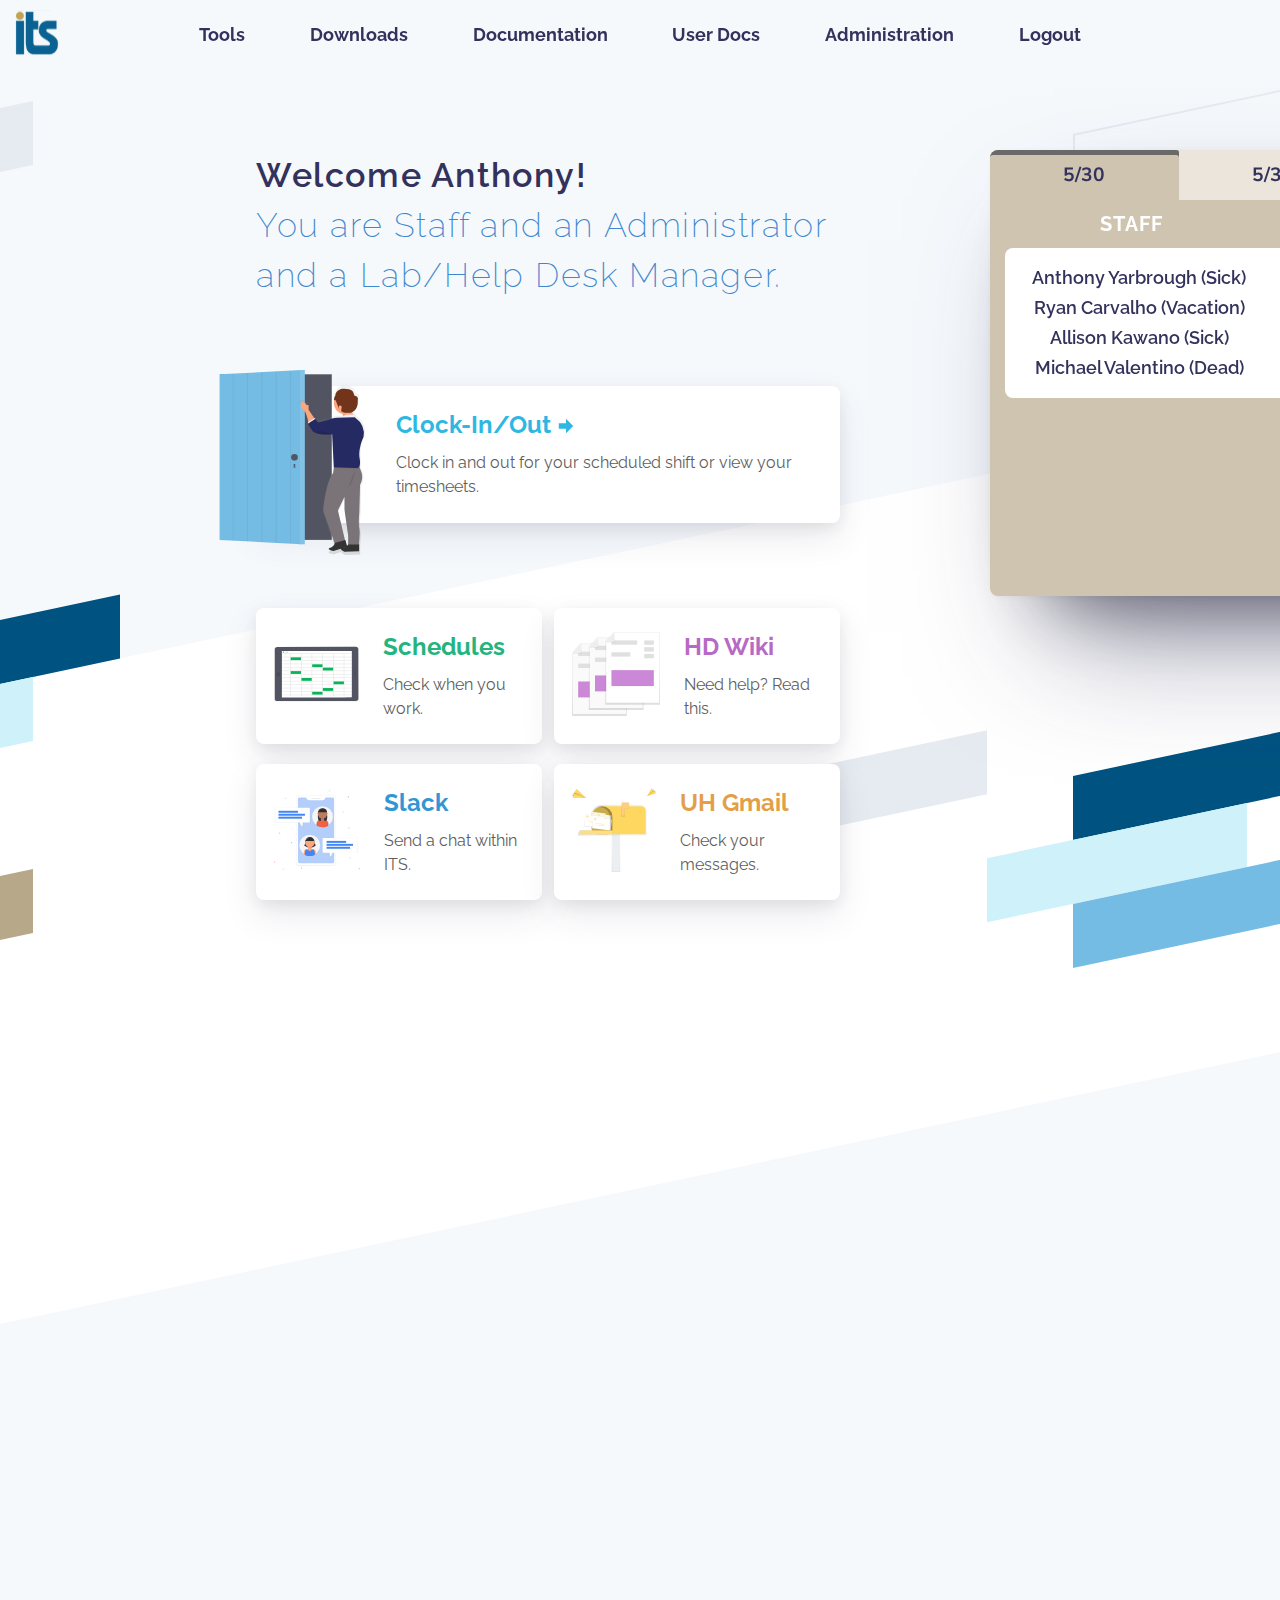
<file: main.html>
<!DOCTYPE html>
<head>
  <meta charset="utf-8">
  <meta http-equiv="X-UA-Compatible" content="IE=edge">
  <title>Information Technology Resources</title>
  <meta name="description" content="">
  <meta name="viewport" content="width=device-width, initial-scale=1">

  <link rel="stylesheet" href="css/styles.css">
  <link rel="stylesheet" href="css/dropdown.css">
  <link rel="stylesheet" href="css/main_out.css">
  <link rel="stylesheet" href="css/main_layout.css">
  <link href="https://fonts.googleapis.com/css?family=Raleway:300,400,500,600,700" rel="stylesheet">
  <link href="https://fonts.googleapis.com/css?family=Nunito+Sans:700" rel="stylesheet">

</head>

<body style="background-color: #f6f9fc;">
  <header class="cd-morph-dropdown">
    <a href="#">
      <img src="img/its.svg" id="logo">
    </a>
  
    <a href="#0" class="nav-trigger">Open Nav
      <span aria-hidden="true"></span>
    </a>
  
    <nav class="main-nav">
      <ul>
        <li class="has-dropdown" data-content="tools">
          <a href="#0">Tools</a>
        </li>
  
        <li class="has-dropdown" data-content="downloads">
          <a href="#0">Downloads</a>
        </li>
  
        <li class="has-dropdown" data-content="documentation">
          <a href="#0">Documentation</a>
        </li>
  
        <li class="has-dropdown" data-content="userdocs">
          <a href="#0">User Docs</a>
        </li>
  
        <li class="has-dropdown" data-content="administration">
          <a href="#0">Administration</a>
        </li>
  
        <li class="has-dropdown" data-content="none">
          <a href="#">Logout</a>
        </li>
      </ul>
    </nav>
  
    <div class="morph-dropdown-wrapper">
      <div class="dropdown-list">
        <ul>
          <li id="none" class="dropdown links">
            <a href="#0" class="label" id="logoutlabel">Logout</a>
  
            <div class="content">
  
            </div>
          </li>
  
          <li id="tools" class="dropdown links">
            <a href="#0" class="label">Tools</a>
  
            <div class="content">
              <div class="primarygrp" id="toollinks">
  
                <a href="#" class="linkcontainer">
                  <h3 class="linktitle linkicon titlecolor">
                    <img src="img/Slack.svg"> Slack
                  </h3>
                  <span class="linksub" style="margin-bottom: 24px;">Slide into those DMs.</span>
                </a>
  
                <a href="#" class="linkcontainer">
                  <h3 class="linktitle linkicon titlecolor">
                    <img src="img/UHIMC.svg"> UHIMC
                  </h3>
                  <span class="linksub" style="margin-bottom: 24px;">Lookup UH records (for official use only).</span>
                </a>
  
                <a href="#" class="linkcontainer">
                  <h3 class="linktitle linkicon titlecolor">
                    <img src="img/simp.svg"> SIMP
                  </h3>
                  <span class="linksub" style="margin-bottom: 24px;">Access our ticket system.</span>
                </a>
  
                <a href="#" class="linkcontainer">
                  <h3 class="linktitle linkicon titlecolor">
                    <img src="img/Gmail.svg"> UH Gmail
                  </h3>
                  <span class="linksub">Google @ UH Email service.</span>
                </a>
              </div>
  
              <div class="secondarygrp" id="toolsecondary">
                <ul>
                  <li>
                    <a href="#" class="linktitle linkicon">
                      <img src="img/Email.svg"> Email Generator
                    </a>
                  </li>
                  <li>
                    <a href="#" class="linktitle linkicon">
                      <img src="img/Rio.svg"> Dept/RIO Management
                    </a>
                  </li>
                  <li>
                    <a href="#" class="linktitle linkicon">
                      <img src="img/IP.svg"> IP/MAC Lookup
                    </a>
                  </li>
                  <li>
                    <a href="#" class="linktitle linkicon">
                      <img src="img/Software.svg"> Software Download Page
                    </a>
                  </li>
                </ul>
              </div>
            </div>
          </li>
  
          <li id="downloads" class="dropdown links">
            <a href="#0" class="label">Downloads</a>
  
            <div class="content">
              <div class="primarygrp">
                <div class="linkcontainer">
                  <h3 class="linktitle linkicon">
                    <img src="img/Downloads.svg"> Waiver Downloads
                  </h3>
                  <span class="linksub">Choose the appropriate waiver type.</span>
                </div>
                <div id="waivers">
                  <a href="#">Waiver of Liability</a>
                  <a href="#">Waiver for Disk Recovery</a>
                  <a href="#">Waiver for Drop-Offs</a>
                </div>
              </div>
              <div class="secondarygrp">
                <ul>
                  <li>
                    <a href="#" class="linktitle linkicon">
                      <img src="img/Contract.svg"> Contract for Phone Headsets
                    </a>
                  </li>
                </ul>
              </div>
            </div>
          </li>
  
          <li id="documentation" class="dropdown button">
            <a href="#0" class="label" style="color: #6772e5;">Documentation</a>
  
            <div class="content">
              <div class="primarygrp">
                <a href="#" class="linkcontainer" id="docgrp">
                  <h3 class="linktitle linkicon">
                    <svg width="17" height="17" viewBox="0 0 17 15" version="1.1" xmlns="http://www.w3.org/2000/svg" xmlns:xlink="http://www.w3.org/1999/xlink">
                      <g id="Canvas" fill="none">
                        <g id="documentation">
                          <g id="Vector">
                            <path id="vector1" d="M 0.945 2.57492e-08L 4.577 2.57492e-08C 6.744 2.57492e-08 8.5 1.007 8.5 2.832L 8.5 14.415C 7.988 14.415 7.485 14.078 7.17 13.825C 6.14 12.997 4.113 12.997 1.948 12.997L 0.945 12.997C 0.821032 12.9971 0.698252 12.9728 0.583671 12.9255C 0.469089 12.8782 0.36495 12.8088 0.277198 12.7212C 0.189447 12.6337 0.119802 12.5297 0.0722403 12.4152C 0.0246785 12.3007 0.000131252 12.178 0 12.054L 0 0.946C 0 0.424 0.423 0.002 0.945 0.002L 0.945 2.57492e-08Z"
                              fill="#87BBFD" />
                          </g>
                          <g id="Vector_2">
                            <path id="vector2" d="M 7.555 2.57492e-08L 3.923 2.57492e-08C 1.757 2.57492e-08 0 1.007 0 2.832L 0 14.415C 0.512 14.415 1.015 14.078 1.33 13.825C 2.36 12.997 4.387 12.997 6.552 12.997L 7.555 12.997C 7.67914 12.9971 7.80208 12.9728 7.91679 12.9253C 8.0315 12.8779 8.13573 12.8083 8.22351 12.7205C 8.31129 12.6327 8.38089 12.5285 8.42833 12.4138C 8.47578 12.2991 8.50013 12.1761 8.5 12.052L 8.5 0.947C 8.50013 0.822864 8.47578 0.699921 8.42833 0.585209C 8.38089 0.470496 8.31129 0.366268 8.22351 0.278491C 8.13573 0.190713 8.0315 0.12111 7.91679 0.0736658C 7.80208 0.0262217 7.67914 0.00186843 7.555 0.002L 7.555 2.57492e-08Z"
                              transform="translate(8.5 0)" fill="#6772E5" />
                          </g>
                        </g>
                      </g>
                    </svg>
                    Help Desk Wiki
                  </h3>
                  <span class="linksub">Review any Help Desk procedure.</span>
                </a>
                <div class="docArticles">
                  <ul>
                    <li>
                      <h4>Common Docs</h4>
                    </li>
                    <li>
                      <a href='#'>Phones</a>
                    </li>
                    <li>
                      <a href='#'>Attendance</a>
                    </li>
                    <li>
                      <a href='#'>Email</a>
                    </li>
                    <li>
                      <a href='#'>General Policies</a>
                    </li>
                  </ul>
                  <ul>
                    <li>
                      <h4>Popular Topics</h4>
                    </li>
                    <li>
                      <a href='#'>ID Management</a>
                    </li>
                    <li>
                      <a href='#'>File Drop</a>
                    </li>
                    <li>
                      <a href='#'>Service Window</a>
                    </li>
                    <li>
                      <a href='#'>Data Center Access</a>
                    </li>
                  </ul>
                </div>
              </div>
  
              <div class="secondarygrp">
                <ul>
                  <li>
                    <a href="#" class="linktitle linkicon">
                      <img src="img/Schedules.svg"> Schedules
                    </a>
                  </li>
                  <li>
                    <a href="#" class="linktitle linkicon">
                      <img src="img/BuildingIP.svg"> Building IP List
                    </a>
                  </li>
                  <li>
                    <a href="#" class="linktitle linkicon">
                      <img src="img/Phone.svg"> Phone Numbers &amp; Useful Info
                    </a>
                  </li>
                  <li>
                    <a href="#" class="linktitle linkicon">
                      <img src="img/Checklist.svg"> Operations Checklist
                    </a>
                  </li>
                </ul>
              </div>
            </div>
          </li>
  
          <li id="userdocs" class="dropdown button">
            <a href="#0" class="label" style="color: #e39f48;">User Docs</a>
  
            <div class="content">
              <div class="primarygrp">
                <a href="#" class="linkcontainer" id="askus">
                  <h3 class="linktitle linkicon">
                    <img src="img/AskUs.svg"> AskUs Articles
                  </h3>
                  <span class="linksub" style="margin-bottom: 24px;">A collection of instructional articles.</span>
                </a>
  
                <a href="#" class="linkcontainer" id="reps">
                  <h3 class="linktitle linkicon">
                    <img src="img/Reps.svg"> ITS Campus Reps
                  </h3>
                  <span class="linksub">Hours &amp; location of PW reset reps.</span>
                </a>
              </div>
  
              <div class="secondarygrp">
                <ul>
                  <li>
                    <a href="#" class="linktitle linkicon">
                      <img src="img/Policy.svg"> ITS Support Policy
                    </a>
                  </li>
                  <li>
                    <a href="#" class="linktitle linkicon">
                      <img src="img/Labs.svg"> ITS Labs Homepage
                    </a>
                  </li>
                  <li>
                    <a href="#" class="linktitle linkicon">
                      <img src="img/AnR.svg"> A&amp;R Representatives
                    </a>
                  </li>
                </ul>
              </div>
            </div>
          </li>
  
          <li id="administration" class="dropdown button">
            <a href="#0" class="label" style="color: #b76ac4;">Administration</a>
            <div class="content">
              <div class="primarygrp">
                <a href="#" class="linkcontainer">
                  <h3 class="linktitle linkicon admincolor">
                    <img src="img/Schedule.svg"> Schedule Management
                  </h3>
                  <span class="linksub" style="margin-bottom: 24px;">Edit &amp; view schedules/timesheets.</span>
                </a>
                <a href="#" class="linkcontainer">
                  <h3 class="linktitle linkicon admincolor">
                    <img src="img/Account.svg"> Account Management
                  </h3>
                  <span class="linksub" style="margin-bottom: 24px;">Add/Edit users to HDSupport.</span>
                </a>
                <a href="#" class="linkcontainer">
                  <h3 class="linktitle linkicon admincolor">
                    <img src="img/Matrix.svg"> Browser Recommendations
                  </h3>
                  <span class="linksub">Manage the browser matrix.</span>
                </a>
              </div>
  
              <div class="secondarygrp">
                <ul>
                  <li>
                    <a href="#" class="linktitle linkicon">
                      <img src="img/waiver.svg"> Waiver Management
                    </a>
                  </li>
                  <li>
                    <a href="#" class="linktitle linkicon">
                      <img src="img/database.svg"> PHP MyAdmin
                    </a>
                  </li>
                </ul>
              </div>
            </div>
          </li>
        </ul>
  
        <div class="bg-layer" aria-hidden="true"></div>
      </div>
      <!-- dropdown-list -->
    </div>
    <!-- morph-dropdown-wrapper -->
  </header>

  <div class="BGcontainer">
    <div id="heroBG">
      <span class="gray" id="stripe1"></span>
      <span class="lightblue" id="stripe2"></span>
      <span class="darkblue" id="stripe3"></span>
      <span class="lightblue2" id="stripe4"></span>
      <span class="darkblue" id="stripe5"></span>
      <span class="brown" id="stripe6"></span>
      <span class="lightblue2" id="stripe7"></span>
      <span class="lightblue" id="stripe8"></span>
      <span class="gray" id="stripe9"></span>
      <span class="brown" id="stripe10"></span>
      <span class="brown" id="stripe11"></span>
      <span class="grayline" id="stripe12"></span>
      <span class="gray" id="stripe13"></span>
      <span class="white" id="stripebg"></span>
    </div>
  </div>

  <div class="contain">
    <section id="namesAndRoles">
      <div id="nameandbuttons">
        <div id="ncontain">
          <h2 class="welcome-text">Welcome Anthony!
            <br>
            <span class="welcome-accent">You are Staff and an Administrator and a Lab/Help Desk Manager.</span>
          </h2>
        </div>

        
        <a class="welcome-clock" id="clockcard" href="#">
          <img src="img/login.svg" class="clocksideimg">
          <div class="bottomemphasis">Clock-In/Out
            <svg class="welcome-icon" xmlns="http://www.w3.org/2000/svg" viewBox="0 0 20 20" style="fill: #2fb7e4;">
              <path class="arrow" d="M10 7H2v6h8v5l8-8-8-8v5z" />
            </svg>
          </div>
          <span class="body-text">Clock in and out for your scheduled shift or view your timesheets.</span>
        </a>

        <div>
          <div class="welcome-row" style="margin-bottom: 20px;">
            <a class="welcome-button" href="#" style="color: #24b47e; margin-right: 12px;">
              <div class="welcome-sideimg">
                <img style="width: 100%; height: 100px;" src="img/roster.svg">
              </div>
              <div>
                <div class="bottomemphasis">Schedules</div>
                <span class="body-text">Check when you work.</span>
              </div>
            </a>

            <a class="welcome-button" href="#" style="color: #b76ac4;">
              <div class="welcome-sideimg">
                <img style="width: 100%;" src="img/wiki.svg">
              </div>
              <div>
                <div class="bottomemphasis">HD Wiki</div>
                <span class="body-text">Need help? Read this.</span>
              </div>
            </a>
          </div>
          
          <div class="welcome-row">
            <a class="welcome-button" href="#" style="color: #3396d3; margin-right: 12px;">
              <div class="welcome-sideimg">
                <img style="width: 100%;" src="img/chat.svg">
              </div>
              <div>
                <div class="bottomemphasis">Slack</div>
                <span class="body-text">Send a chat within ITS.</span>
              </div>
            </a>

            <a class="welcome-button" href="#" style="color: #e39f48;">
              <div class="welcome-sideimg">
                <img style="width: 100%;" src="img/mail.svg">
              </div>
              <div>
                <div class="bottomemphasis">UH Gmail</div>
                <span class="body-text">Check your messages.</span>
              </div>
            </a>
          </div>
        </div>
        
      </div>
      <div class="wcardcontainer">
        <div class="welcome-card">
          <div class="cd-tabs js-cd-tabs">
            <nav>
              <ul class="cd-tabs__navigation js-cd-navigation">
                <li>
                  <a data-content="today" class="cd-selected numbers" href="#0">5/30</a>
                </li>
                <li>
                  <a data-content="tomorrow" href="#0" class="numbers">5/31</a>
                </li>
                <li>
                  <a data-content="more" href="#0" class="numbers">6/1</a>
                </li>
              </ul>
            </nav>

            <div class="welcome-sideheading">
              <h6 id="staffout">Staff</h6>
              <h6 id="studentsout">Students</h6>
            </div>
          
            <ul class="cd-tabs__content js-cd-content">
              <li data-content="today" class="cd-selected welcome-sidetext">
                <div id="staffout">
                  <div>Anthony Yarbrough (Sick)</div>
                  <div>Ryan Carvalho (Vacation)</div>
                  <div>Allison Kawano (Sick)</div>
                  <div>Michael Valentino (Dead)</div>
                </div>

                <div id="studentsout">
                  <div>Sam Rasay (Sick)</div>
                  <div>Rylan Bautista (Sick)</div>
                  <div>Damien Lim (Failed 311)</div>
                </div>
              </li>
          
              <li data-content="tomorrow" class="welcome-sidetext">
                Lorem ipsum dolor sit amet, consectetur adipisicing elit. Non a voluptatibus, ex odit totam cumque nihil eos asperiores
                ea, labore rerum. Doloribus tenetur quae impedit adipisci, laborum dolorum eaque ratione quaerat, eos dicta consequuntur
                atque ex facere voluptate cupiditate incidunt.
              </li>

              <li data-content="more" class="welcome-sidetext">
                Lorem ipsum dolor sit amet, consectetur adipisicing elit. Non a voluptatibus, ex odit totam cumque nihil eos asperiores ea,
                labore rerum. Doloribus tenetur quae impedit adipisci, laborum dolorum eaque ratione quaerat, eos dicta consequuntur atque
                ex facere voluptate cupiditate incidunt.
              </li>
            </ul>
          </div>
        </div>
      </div>
    </section>
  </div>

  <script type="text/javascript" src="js/jquery-3.3.1.min.js"></script>
  <script type="text/javascript" src="js/dropdown.js"></script>
  <script type="text/javascript" src="js/main_out.js"></script>
  <script type="text/javascript" src="js/misc.js"></script>

</body>
</file>
<file: css/styles.css>
*, ::after, ::before {
    box-sizing: inherit;
}

header {
  z-index: 2;
}

form {
  display: contents;
  margin: 0;
}

body {
  margin: 0;
  text-rendering: optimizeLegibility;
  -webkit-font-smoothing: antialiased;
  -moz-osx-font-smoothing: grayscale;
  font-feature-settings: "pnum";
  font-variant-numeric: proportional-nums;
  font-family: 'Raleway', 'Nunito Sans', sans-serif;
  background-color: hsl(0, 0%, 93%);
  overflow-x: hidden;
}

a {
  text-decoration: none;
}

h1, h2, h3, h4, h5, h6 {
  margin: 0;
}

p {
  margin: 0px 0px 12px 0px;
}

textarea {
  font-family: inherit;
  border:  none;
  outline: none;
  resize: none;
  padding: 7px 20px 7px 13px;
  font-weight: 400;
  font-size: 13px;
  line-height: 18px;
  background-color: #f1f3f6;
  color: #32325d;
  border-radius: 4px;
    -webkit-transition: background-color .1s ease-in,color .1s ease-in;
  transition: background-color .1s ease-in,color .1s ease-in;
  height: 100px;
  width: 400px;
}

textarea:focus {
  background-color: transparent;
  color: #4d4e6d!important;
  box-shadow: 0 0 0 1px #e4effa;
}

input[type="text"] {
  font-family: inherit;
  font-weight: 400;
  border: none;
  outline: none;
  width: 100%;
  border-radius: 15px;
  padding: 10px;
  font-size: 14px;
  background-color: #f1f3f6;
  color: #323325;
  -webkit-transition: background-color .1s ease-in,color .1s ease-in;
  transition: background-color .1s ease-in,color .1s ease-in;
  height: 30px;
}

input[type="text"]:focus {
  background-color: transparent;
  color: #4d4e6d!important;
  box-shadow: 0 0 0 1px #e4effa;
}

input[type="submit"] {
  border: none;
  cursor: pointer;
}

select {
  border: 1px solid #eee;
  width: 100%;
  color: #111;
  font-family: inherit;
  font-weight: 400;
  padding: 15px;
  margin-bottom: 12px;
  border-radius: 30px;
  background-color: #f1f3f6;
  outline: 0;
  background-image: url("../img/select.svg");
  background-repeat: no-repeat;
  background-position: 95%;
  background-size: .8em;
  -moz-appearance: none;
  -webkit-appearance: none;
}

table {
  background-color: #fff;
  border-spacing: 0;
  border-radius: 6px;
  box-shadow: 0 15px 35px rgba(50,50,93,.1), 0 5px 15px rgba(0,0,0,.07);
}

th {
  font-weight: 600;;
  text-align: left;
  color: #fff;
  text-transform: uppercase;
  font-size: 16px;
  padding: 15px;
  border-bottom: 1px solid #e6e6e6;
  background-color: #39a7c9;
}

td {
  padding: 15px;
  border-bottom: 1px solid #e6e6e6;
  color: #525f7f;
  font-size: 16px;
  font-weight: 500;
}

[type="checkbox"]:checked, [type="checkbox"]:not(:checked) {
    position: absolute;
    visibility: hidden;
}

[type="checkbox"], [type="radio"] {
    -webkit-box-sizing: border-box;
    box-sizing: border-box;
    padding: 0;
}

[type="checkbox"] + label {
    position: relative;
    padding-left: 2em;
    cursor: pointer;
    display: inline-block;
    height: 25px;
    line-height: 25px;
    font-size: .9em;
    margin-right: 12px;
    -webkit-user-select: none;
    -moz-user-select: none;
    -khtml-user-select: none;
    -ms-user-select: none;
}

[type="checkbox"] + label::before {
    content: "";
    position: absolute;
    top: 0;
    left: 3px;
    width: 15px;
    height: 15px;
    z-index: 0;
    border: 1px solid #666;
    border-radius: 1px;
    margin-top: 4px;
    -webkit-transition: .2s;
    transition: .2s;
}

[type="checkbox"]:checked + label::before {
    top: -8px;
    left: -2px;
    width: 10px;
    height: 18px;
    border-top: 2px solid transparent;
    border-left: 2px solid transparent;
    border-right: 2px solid #06d19c;
    border-bottom: 2px solid #06d19c;
    -webkit-transform: rotate(40deg);
    -ms-transform: rotate(40deg);
    transform: rotate(40deg);
    -webkit-backface-visibility: hidden;
    backface-visibility: hidden;
    -webkit-transform-origin: 100% 100%;
    -ms-transform-origin: 100% 100%;
    transform-origin: 100% 100%;
}

label {
  display: block;
  text-align: left;
}

ul, ol {
  margin: 0;
  padding: 0;
  list-style: none;
}

.listicon {
  margin-bottom: 12px;
  position: relative;
  padding-left: 2em;
  font-size: 16px;
}

.listicon:before {
  content: ' ';
  width: 20px;
  height: 20px;
  top: 0;
  left: 0;
  position: absolute;
  background: url('../img/checkmark-outline.svg')
}

.muted-text {
  line-height: 1;
  font-weight: 300;
  font-size: 13px;
  color: hsl(0, 0%, 37%)
}

.body-text {
  color: hsl(0, 0%, 37%);
  font-size: 16px;
  font-weight: 400;
  line-height: 1.5;
}

.title-text {
  color: #222;
  font-weight: 600;
  font-size: 36px;
  text-transform: uppercase;
  letter-spacing: .15rem;
}

.welcome-text {
  color: #32325d;
  font-weight: 600;
  font-size: 34px;
  letter-spacing: .1rem;
  line-height: 50px;
}

.welcome-accent {
  color: #3e87cf;
  font-weight: 200;
}

.welcome-card {
  background: #cec4b0;
  border-radius: 8px;
  overflow: hidden;
  width: 566px;
  height: 446px;
  box-shadow: 0 15px 35px rgba(50,50,93,.1),0 5px 15px rgba(0,0,0,.07);
  transform-origin: top center;
}

@media (min-width: 880px) {
  .welcome-card {
    box-shadow: 1px 1px 5px 0 rgba(26,26,67,.05),39px 62.5px 125px -25px rgba(50,50,93,.5),23.4px 37.5px 75px -37.5px rgba(0,0,0,.6);
    transform: scale(1) translateX(150px) translateY(0) perspective(3190px) rotateY(0deg) rotateX(0deg) rotate(0deg);
  }


.welcome-sidetext {
  color: #32325d;
  font-weight: 600;
  font-size: 18px;
  line-height: 30px;
}

.welcome-sideheading {
  display: flex;
  color: #fff;
  font-size: 30px;
  justify-content: space-between;
  padding: 12px 0;
  text-transform: uppercase;
  letter-spacing: .04em;
}

.welcome-button {
  display: flex;
  transition: .2s;
  background-color: #fff;
  padding: 18px;
  box-shadow: 0 15px 35px rgba(50,50,93,.1), 0 5px 15px rgba(0,0,0,.07);
  border-radius: 8px;
  overflow: hidden;
  color: #6772e5;
  align-items: center;
  height: 100px;
  width: 250px;
}

.welcome-button:hover {
  transform: translateY(-2px);
  color: #32325d !important;
  box-shadow: 0 18px 35px rgba(50,50,93,.1),0 8px 15px rgba(0,0,0,.07);
}

.welcome-button:active {
  transform: translateY(2px);
}

.welcome-sideimg {
  width: 100px;
  margin-right: 24px;
}

.card {
  background-color:  #fff;
  padding: 30px;
  box-shadow: 0 15px 35px rgba(50,50,93,.1), 0 5px 15px rgba(0,0,0,.07);
  border-radius: 4px;
}

.footercard {
  background-color:  #fff;
  padding: 40px 40px 40px 120px;
  box-shadow: 0 15px 35px rgba(50,50,93,.1), 0 5px 15px rgba(0,0,0,.07);
  border-radius: 4px;
}

.top-stripe {
    border-top: 6px solid #408AF8;
}

.clockicon {
  width: 48px;
}

.numbers {
  font-family: 'Nunito Sans', sans-serif;
}

.commonButton {
  white-space: nowrap;
  display: inline-block;
  height: 40px;
  line-height: 40px;
  padding: 0 14px;
  box-shadow: 0 4px 6px rgba(50,50,93,.11), 0 1px 3px rgba(0,0,0,.08);
  background: #fff;
  border-radius: 4px;
  font-size: 15px;
  font-weight: 700;
  text-transform: uppercase;
  letter-spacing: .13em;
  color: #6772e5;
  text-decoration: none;
  transition: all .15s ease;
  text-shadow: 0 2px 3px rgba(0,0,0,.15);
}

.commonButton:hover {
  transform: translateY(-1px);
  box-shadow: 0 7px 14px rgba(50,50,93,.1), 0 3px 6px rgba(0,0,0,.08);
}

.commonButton:active {
  transform: translateY(1px);
}

.clockimg {
  width: 250px;
}

.clocktime {
  width: 18px;
}

.sideheading {
  font-weight: bolder;
  font-size: 19px;
  letter-spacing: .12rem;
  text-transform: uppercase;
  margin-top: 12px;
  border-bottom: 1px solid #d2d1d1cc;
  padding-bottom: 30px;
  font-family: Roboto;
}

.sideicon {
  width: 24px;
}

.white-text {
  color: #fff;
  text-shadow: 0 1px 2px rgba(0, 0, 0, 0.20);
}

.sideEmphasis {
  margin-bottom: 12px;
  font-size: 16px;
  font-weight: 600;
  font-style: italic;
}

.sidestamp {
  text-align: center;
  font-size: 14px;
}

.commenttext {
  font-size: 13px;
}

.bottomemphasis {
  font-size: 24px;
  font-weight: bold;
  margin-bottom: 12px;
}

.bottomsubheading {
  margin-bottom: 12px;
  font-size: 16px;
  font-style: italic;
}

.commentsubheading {
  font-size: 15px;
  font-weight: 300;
  margin-bottom: 12px;
}

.commentsubheading > b {
  font-weight: 700;
}

.bottommuted {
  color: hsl(0, 0%, 42%);
  font-weight: 300;
  font-size: 14px;
}

.bottomexample {
  font-size: 16px;
  margin-bottom: 12px;
  position: relative;
  padding-left: 2em;
  font-style: italic;
}

.bottomexample::before {
  content: ' ';
  width: 20px;
  height: 20px;
  top: 4px;
  left: 0;
  position: absolute;
  background: url('../img/arrow-outline-right.svg')
}

.section-title {
  font-size: 34px;
  font-weight: 500;
  color: #32325d;
  margin-top: 24px;
  letter-spacing: .1rem;
  margin-bottom: 24px;
}

.sidecardimg {
  width: 130px;
  height: 130px;
  position: absolute;
  left: -30px;
}

.verticalradio {
  display: block;
}

#timesheetinfo {
  max-width: 1160px;
}

#clockinButton {
  color: #fff;
  background: linear-gradient(180deg, #f5515f 0%,#A1051D 100%);
}

#clockoutButton {
  color: #fff;
  background: linear-gradient(180deg, #3ecf8e 0%,#1a965f 100%);
}

#clockedin {
  color: #24b47e;
}

#clockedout {
  color: #c81a1a;
}

#comment {
 font-style: italic;
}

#commentbold {
  color: #1770f4;
  font-size: 16px;
}

#timestamp {
  color: #5a77f3;
}

#sideclock {
  background:linear-gradient(135deg, #44609e 0%,#3192bb 100%);
  border-radius: 0px 4px 4px 0px;
}

#sideclock > div:nth-child(1) {
  text-align: center;
}

#mainclock {
  border-radius: 4px 0px 0px 4px;
}

#timestamptext {
  text-align: center;
}

#sidecomments {
  border-top: 1px solid #d2d1d1cc;
  padding-top: 30px;
}

#sidecomments div:nth-child(1) {
  text-align: center;
}

#belowcomments > img:nth-child(1) {
  width: 275px;
}

#commentexamples >img:nth-child(2) {
  width: 275px;
}

#reprimand {
  position: relative;
  padding-left: 2em;
  margin-top: 18px;
  line-height: 1.5;
}

#reprimand::before {
  content: ' ';
  width: 20px;
  height: 20px;
  top: 0;
  left: 0;
  position: absolute;
  background: url('../img/exclamation-outline.svg');
}

#falsify {
  line-height: 1.5;
  margin-top: 12px;
  padding-left: 2em;
}

#commentxborder {
  border-bottom: 3px solid #f6f9fc;
}

#commentyborder {
  border-left: 3px solid #f6f9fc;
}

#timesheetheading {
  color: #2fb7e4;
}

#printableheading {
  color: #b76ac4;
}

#showbutton {
  text-align: center;
  color: #fff;
  background:linear-gradient(180deg, #0fd2f4 0%,#099be6 100%);
}

#printbutton {
  text-align: center;
  color: #fff;
  background: linear-gradient(180deg,#fca7e2 0%, #ed79ca 100%);           
}

#printinput {
  margin-bottom: 12px;
  width: 50%;
}

#logo {
  width: 50px;
  height: 50px;
  position: absolute;
  top: 8px;
  left: 12px;
}

.tippy-tooltip.warning-theme {
  background-color: #fff;
  border: 1px solid #ffa27b;
  border-radius: 4px;
  padding: 10px;
  box-shadow: 0 2px 4px rgba(0,0,0,.18);

  color: hsl(0, 0%, 37%);
  font-size: 13px;
  font-weight: 500;
  line-height: 1.5;
  text-align: left;
}

.tippy-tooltip.warning-theme .tippy-content {
  display: flex;
}

#warningicon {
  align-self: flex-start;
  width: 20px;
  height: 20px;
  margin-right: 9px;
}

.tippy-tooltip.warning-theme .tippy-backdrop {
  background-color: transparent;
}
</file>
<file: css/dropdown.css>
/* -------------------------------- 
 Header
-------------------------------- */
.cd-morph-dropdown {
  position: relative;
  height: 60px;
}
.cd-morph-dropdown::before {
  /* never visible - used in JS to check mq */
  content: 'mobile';
  display: none;
}
.cd-morph-dropdown .nav-trigger {
  /* menu icon - visible on small screens only */
  position: absolute;
  top: 0;
  right: 0;
  height: 60px;
  width: 60px;
  /* replace text with icon */
  overflow: hidden;
  text-indent: 100%;
  white-space: nowrap;
  color: transparent;
}
.cd-morph-dropdown .nav-trigger span, .cd-morph-dropdown .nav-trigger span::after, .cd-morph-dropdown .nav-trigger span::before {
  /* these are the 3 lines of the menu icon */
  position: absolute;
  background-color: #1A1A1A;
  height: 3px;
  width: 26px;
}
.cd-morph-dropdown .nav-trigger span {
  left: 50%;
  top: 50%;
  bottom: auto;
  right: auto;
  -webkit-transform: translateX(-50%) translateY(-50%);
      -ms-transform: translateX(-50%) translateY(-50%);
          transform: translateX(-50%) translateY(-50%);
  -webkit-transition: background-color .3s;
  transition: background-color .3s;
}
.cd-morph-dropdown .nav-trigger span::after, .cd-morph-dropdown .nav-trigger span::before {
  content: '';
  left: 0;
  -webkit-transition: -webkit-transform .3s;
  transition: -webkit-transform .3s;
  transition: transform .3s;
  transition: transform .3s, -webkit-transform .3s;
}
.cd-morph-dropdown .nav-trigger span::before {
  -webkit-transform: translateY(-9px);
      -ms-transform: translateY(-9px);
          transform: translateY(-9px);
}
.cd-morph-dropdown .nav-trigger span::after {
  -webkit-transform: translateY(9px);
      -ms-transform: translateY(9px);
          transform: translateY(9px);
}
.cd-morph-dropdown.nav-open .nav-trigger span {
  background-color: transparent;
}
.cd-morph-dropdown.nav-open .nav-trigger span::before {
  -webkit-transform: rotate(45deg);
      -ms-transform: rotate(45deg);
          transform: rotate(45deg);
}
.cd-morph-dropdown.nav-open .nav-trigger span::after {
  -webkit-transform: rotate(-45deg);
      -ms-transform: rotate(-45deg);
          transform: rotate(-45deg);
}
.cd-morph-dropdown .main-nav {
  display: none;
}
.cd-morph-dropdown .morph-dropdown-wrapper {
  display: none;
  position: absolute;
  top: 60px;
  left: 0;
  width: 100%;
  padding-top: 12px;
  box-shadow: inset 0 1px 0 #e6e6e6;
  background-color: #FFFFFF;
}
.cd-morph-dropdown.nav-open .morph-dropdown-wrapper {
  display: block;
}
.cd-morph-dropdown .dropdown-list > ul > li {
  margin-bottom: 3.3em;
}
.cd-morph-dropdown .label {
  display: block;
  font-size: 22px;
  color: #1A1A1A;
  margin-bottom: .8em;
  margin-left: 6px;
}
.cd-morph-dropdown .content li::after {
  clear: both;
  content: "";
  display: block;
}
.cd-morph-dropdown .gallery .content li {
  margin-bottom: 1.4em;
}
.cd-morph-dropdown .gallery .content a {
  display: block;
}
.cd-morph-dropdown .gallery .content a::before {
  /* icon on the left */
  content: '';
  display: inline-block;
  float: left;
  height: 54px;
  width: 54px;
  margin-right: .6em;
  background: blue;
  border-radius: 50%;
  -webkit-transition: background .2s;
  transition: background .2s;
}
.cd-morph-dropdown .gallery .content a span, .cd-morph-dropdown .gallery .content a em {
  display: block;
  line-height: 1.2;
}
.cd-morph-dropdown .gallery .content a em {
  font-size: 18px;
  padding: .4em 0 .2em;
  color: #1A1A1A;
}
.cd-morph-dropdown .gallery .content a span {
  font-size: 14px;
  color: #a6a6a6;
}
.cd-morph-dropdown .gallery .content a:hover::before {
  background-color: #1A1A1A;
}
.cd-morph-dropdown .links .content > ul > li {
  margin-top: 1em;
}

.cd-morph-dropdown .content h2 {
  color: #a6a6a6;
  text-transform: uppercase;
  font-weight: bold;
  font-size: 1.3rem;
  margin: 20px 0 10px 14px;
}

.cd-morph-dropdown .main-nav > ul > li > a {
  padding: 0 1.8em;
}

@media (max-width: 1200px) {
  .cd-morph-dropdown .main-nav > ul > li > a {
  padding: 0 .6em;
}
}
@media only screen and (min-width: 955px) {
  .cd-morph-dropdown {
    position: absolute;
    height: 80px;
    left: 0;
    top: 0;
    width: 100%;
    padding: 0;
    text-align: center;
    background-color: transparent;
    z-index: 2;
  }
  .cd-morph-dropdown::before {
    content: 'desktop';
  }
  .cd-morph-dropdown .nav-trigger {
    display: none;
  }
  .cd-morph-dropdown .main-nav {
    display: inline-block;
  }
  .cd-morph-dropdown .main-nav > ul > li {
    display: inline-block;
    float: left;
  }

/* Dropdown header text */
  .cd-morph-dropdown .main-nav > ul > li > a {
    display: block;
    height: 70px;
    line-height: 70px;
    color: #32325d;
    font-size: 18px;
    font-weight: bold;
    transition: opacity .2s;
  }

  .cd-morph-dropdown.is-dropdown-visible .main-nav > ul > li > a {
    /* main navigation hover effect - on hover, reduce opacity of elements not hovered over */
    opacity: .4;
  }
  .cd-morph-dropdown.is-dropdown-visible .main-nav > ul > li.active > a {
    opacity: 1;
  }
  .cd-morph-dropdown .morph-dropdown-wrapper {
    /* dropdown wrapper - used to create the slide up/slide down effect when dropdown is revealed/hidden */
    display: block;
    top: 58px;
    /* overwrite mobile style */
    width: auto;
    padding: 0;
    box-shadow: none;
    background-color: transparent;
    /* Force Hardware acceleration */
    -webkit-transform: translateZ(0);
            transform: translateZ(0);
    will-change: transform;
    -webkit-transform: translateY(20px);
        -ms-transform: translateY(20px);
            transform: translateY(20px);
    -webkit-transition: -webkit-transform .3s;
    transition: -webkit-transform .3s;
    transition: transform .3s;
    transition: transform .3s, -webkit-transform .3s;
  }
  .cd-morph-dropdown.is-dropdown-visible .morph-dropdown-wrapper {
    -webkit-transform: translateY(0);
        -ms-transform: translateY(0);
            transform: translateY(0);
  }
  .cd-morph-dropdown .dropdown-list {
    position: absolute;
    top: 0;
    left: 0;
    visibility: hidden;
    -webkit-transform: translateZ(0);
            transform: translateZ(0);
    will-change: transform, width, height;
    -webkit-transition: visibility .3s;
    transition: visibility .3s;
    box-shadow: 0 10px 20px rgba(0, 0, 0, 0.08);
  }
  .no-csstransitions .cd-morph-dropdown .dropdown-list {
    display: none;
  }
  .cd-morph-dropdown .dropdown-list::before {
    /* dropdown top triangle */
    content: '';
    position: absolute;
    bottom: 100%;
    left: 50%;
    right: auto;
    -webkit-transform: translateX(-50%);
        -ms-transform: translateX(-50%);
            transform: translateX(-50%);
    height: 0;
    width: 0;
    border: 8px solid transparent;
    border-bottom-color: #FFFFFF;
    opacity: 0;
    -webkit-transition: opacity .3s;
    transition: opacity .3s;
  }
  .cd-morph-dropdown .dropdown-list > ul {
    position: relative;
    z-index: 1;
    height: 100%;
    width: 100%;
    overflow: hidden;
  }
  .cd-morph-dropdown.is-dropdown-visible .dropdown-list {
    visibility: visible;
    -webkit-transition: width .3s, height .3s, -webkit-transform .3s;
    transition: width .3s, height .3s, -webkit-transform .3s;
    transition: transform .3s, width .3s, height .3s;
    transition: transform .3s, width .3s, height .3s, -webkit-transform .3s;
  }
  .cd-morph-dropdown.is-dropdown-visible .dropdown-list::before {
    opacity: 1;
  }
  .cd-morph-dropdown .dropdown {
    position: absolute;
    left: 0;
    top: 0;
    opacity: 0;
    visibility: hidden;
    width: 100%;
    -webkit-transition: opacity .3s, visibility .3s;
    transition: opacity .3s, visibility .3s;
  }
  .cd-morph-dropdown .dropdown.active {
    opacity: 1;
    visibility: visible;
  }
  .cd-morph-dropdown .dropdown.move-left .content {
    -webkit-transform: translateX(-100px);
        -ms-transform: translateX(-100px);
            transform: translateX(-100px);
  }
  .cd-morph-dropdown .dropdown.move-right .content {
    -webkit-transform: translateX(100px);
        -ms-transform: translateX(100px);
            transform: translateX(100px);
  }
  .cd-morph-dropdown .label {
    /* hide the label on bigger devices */
    display: none;
  }
  .cd-morph-dropdown .content {
    -webkit-transition: -webkit-transform .3s;
    transition: -webkit-transform .3s;
    transition: transform .3s;
    transition: transform .3s, -webkit-transform .3s;
    text-align: left;
  }
  .cd-morph-dropdown .content > ul::after {
    clear: both;
    content: "";
    display: block;
  }
  .cd-morph-dropdown .content > ul > li {
    width: 100%;
    float: left;
    margin-top: 0;
  }
  .cd-morph-dropdown .content > ul > li:nth-of-type(2n) {
    margin-right: 0;
  }
  .cd-morph-dropdown .gallery .content {
    /* you need to set a width for the .content elements because they have a position absolute */
    width: 510px;
    padding-bottom: .8em;
  }
  .cd-morph-dropdown .gallery .content li {
    margin-bottom: 1.8em;
  }
  .cd-morph-dropdown .links .content > ul > li {
    margin-top: 0;
  }
  .cd-morph-dropdown .links .content,
  .cd-morph-dropdown .button .content {
    width: 390px;
  }
  .cd-morph-dropdown .content h2 {
    font-size: 18px;
    text-transform: none;
    font-weight: normal;
    color: #1A1A1A;
    margin: 0 0 .6em;
  }
  .cd-morph-dropdown .bg-layer {
    /* morph dropdown background */
    position: absolute;
    top: 0;
    left: 0;
    height: 1px;
    width: 1px;
    background: #FFFFFF;
    opacity: 0;
    -webkit-transition: opacity .3s;
    transition: opacity .3s;
    -webkit-transform-origin: top left;
        -ms-transform-origin: top left;
            transform-origin: top left;
    -webkit-transform: translateZ(0);
            transform: translateZ(0);
    will-change: transform;
    -webkit-backface-visibility: hidden;
            backface-visibility: hidden;
  }
  .cd-morph-dropdown.is-dropdown-visible .bg-layer {
    opacity: 1;
    -webkit-transition: opacity .3s, -webkit-transform .3s;
    transition: opacity .3s, -webkit-transform .3s;
    transition: transform .3s, opacity .3s;
    transition: transform .3s, opacity .3s, -webkit-transform .3s;
  }
}

.content a {
  color: #6772e5;
}

.content a:hover, #downloads .secondarygrp a:hover, #toollinks a:hover, #toolsecondary a:hover, #userdocs a:hover, #administration a:hover, #waivers a:hover, #logoutlabel:hover, #reps .linkcontainer:hover .linktitle, #userdocs .linkcontainer:hover .linktitle, .linkcontainer:hover .linktitle, .linkcontainer .linksub {
  color: #32325d;
}

.primarygrp {
  padding: 30px 35px;
}

.secondarygrp {
  padding: 20px 35px;
  background: #f6f9fc;
}

.secondarygrp li {
  padding: 8px 0px;
}

.linkcontainer {
  display: block;
}

.linktitle .withicon {
  margin-left: -28px;
}

.linktitle {
  transition: color .1s;
  margin: 0;
  color: #6772e5;
  font-size: 16px;
  line-height: 22px;
  text-transform: uppercase;
  font-weight: 700;
  letter-spacing: .04em;
}

.linkicon {
  white-space: nowrap;
}

.linkicon > img {
  width: 17px;
  height: 17px;
  margin: 0 12px -2px -1px;
}

.linkicon > svg {
  margin: 0 12px -3px -1px;
}

.linksub {
  font-size: 15px;
  line-height: 22px;
  color: #6b7c93;
  margin: 6px 0 0;
  display: block;
  white-space: nowrap;
  margin-left: 33px;
}

.docArticles {
  font-size: 15px;
  line-height: 26px;
  margin: 24px 20px 10px 33px;
  display: flex;
  white-space: nowrap;
  justify-content: space-between;
}

.docArticles h4 {
  font-size: 14px;
  line-height: 22px;
  font-weight: 700;
  text-transform: uppercase;
  letter-spacing: .025em;
  margin: 0 0 3px;
  color: #8898aa;
}

#downloads h3, #downloads .secondarygrp a, #downloads a {
  color: #24b47e;
}

#waivers {
  font-size: 15px;
  line-height: 26px;
  margin: 18px 20px 10px 33px;
  display: flex;
  white-space: nowrap;
  flex-direction: column;;
}

#waivers a {
  color: #32b783;
  font-weight: 500;
}

.hover-light {
  fill: #8898aa;
}

.hover-dark {
  fill: #32325d;
}

#toollinks li {
  padding: 8px 0;
}

#tools a, .titlecolor {
  color: #3396d3;
}

#askus h3, #reps h3, #userdocs a {
  color: #e39f48;
}

.admincolor, #administration a {
  color: #b76ac4;
}

#logoutlabel {
  color: #6772e5;
  font-weight: bold;
}
</file>
<file: css/main_out.css>
.cd-tabs {
  position: relative;
}

@supports (background: linear-gradient(to left, #000, #000)) or (background: -webkit-linear-gradient(to left, #000, #000)) {
  /* if linear-gradient is supported */
  .cd-tabs::after {
    /* subtle gradient layer on top right of the tabbed navigation- to indicate it's possible to scroll */
    content: "";
    position: absolute;
    top: 0;
    right: 0;
    height: 60px;
    width: 50px;
    z-index: 1;
    pointer-events: none;
    background: -webkit-gradient(linear, right top, left top, from(#f8f7ee), to(rgba(248, 247, 238, 0)));
    background: linear-gradient(to left, #f8f7ee, rgba(248, 247, 238, 0));
    visibility: visible;
    opacity: 1;
    -webkit-transition: opacity .3s 0s, visibility 0s 0s;
    transition: opacity .3s 0s, visibility 0s 0s;
  }
  .cd-tabs.cd-tabs--scroll-ended::after {
    /* class added in JavaScript - remove the gradient layer when it's no longer possible to scroll */
    visibility: hidden;
    opacity: 0;
    -webkit-transition: opacity .3s 0s, visibility 0s .3s;
    transition: opacity .3s 0s, visibility 0s .3s;
  }
}

.cd-tabs nav {
  overflow: auto;
  -webkit-overflow-scrolling: touch;
  box-shadow: inset 0 -2px 3px rgba(203, 196, 130, 0.06);
}

@media only screen and (min-width: 768px) {
  .cd-tabs::after {
    display: none;
  }
  .cd-tabs nav {
    height: 100%;
    box-shadow: inset -2px 0 3px rgba(203, 196, 130, 0.06);
    z-index: 1;
  }
}

@media only screen and (min-width: 960px) {
  .cd-tabs nav {
    position: relative;
    float: none;
    box-shadow: none;
  }
}

.cd-tabs__navigation {
  display: flex;
}

.cd-tabs__navigation:after {
  /* clearfix */
  content: "";
  display: table;
  clear: both;
}

.cd-tabs__navigation li {
  width: 100%;
}

.cd-tabs__navigation a {
  position: relative;
  display: block;
  text-align: center;
  font-size: 1.2rem;
  font-weight: 700;
  color: #32325d;
  outline: 0;
  background: #ece5db;
  padding: 8px 0px;
}

.cd-tabs__navigation a:hover {
  color: #29324e;
  background-color: rgba(233, 230, 202, 0.3);
}

.cd-tabs__navigation a.cd-selected {
  background-color: #cec4b0 !important;
  box-shadow: inset 0 5px 0 #696969;
  color: #32325d;
  border-radius: 3px;
}

@media only screen and (min-width: 768px) {
  .cd-tabs__navigation a.cd-selected {
    box-shadow: inset 0 5px 0 #696969;
  }
}

@media only screen and (min-width: 960px) {
  .cd-tabs__navigation {
    /* tabbed navigation on top on big devices */
    display: flex;
  }
  .cd-tabs__navigation a {
    padding: 12px 0;
  }
  .cd-tabs__navigation a::before {
    top: 50%;
    margin-top: -8px;
    margin-left: 0;
    left: 40px;
  }
}

.cd-tabs__content li {
  display: none;
  padding: 15px 0px;
  background: #fff;
  margin: 0px 15px;
  border-radius: 8px;
}

.cd-tabs__content li.cd-selected {
  display: flex;
  justify-content: space-between;
  animation: cd-fade-in 1s;
}

.welcome-sidetext > div {
  width: 100%;
  text-align: center;
}

@media only screen and (min-width: 960px) {
  .cd-tabs__content {
    min-height: 0;
  }
}

@-webkit-keyframes cd-fade-in {
  0% {
    opacity: 0;
  }
  100% {
    opacity: 1;
  }
}

@keyframes cd-fade-in {
  0% {
    opacity: 0;
  }
  100% {
    opacity: 1;
  }
}
</file>
<file: css/main_layout.css>
.contain {
  display: grid;
  grid-template-rows: repeat(16, 100px);
  grid-template-columns: repeat(20, 5vw);
}

.BGcontainer {
  display: flex;
  flex-direction: column;
  align-items: center;
  width: 100%;
  height: 100%;
  position: absolute;
  z-index: -2;
  transform: skewY(-12deg);
  top: -79px;
}

.gray {
  background-color: #e6ebf1;
}

.brown {
  background-color: #b7a889;
}

.grayline {
  border: 2px solid #e6ebf1;
  margin-top: -2px;
}

.white {
  background-color: #fff;
}

.lightblue {
  background-color: #74bce4;
}

.lightblue2 {
  background-color: #cff1fa;
}

.darkblue {
  background-color: #005381;
}

.clocksideimg {
  width: 185px;
  height: 185px;
  position: absolute;
  left: -56px;
  top: -16px;
}

.welcome-clock {
  background-color: #fff;
  padding: 24px 40px 24px 140px;
  box-shadow: 0 15px 35px rgba(50,50,93,.1), 0 5px 15px rgba(0,0,0,.07);
  border-radius: 8px;
}

.welcome-row {
  display: flex;
}

.welcome-icon {
  width: 18px;
  position: relative;
  top: 2px;
}

.arrow {
  transition: .2s;
}

#namesAndRoles {
  grid-row: 2 / 10;
  grid-column: 5 / 17;
  display: flex;
  justify-content: space-around;
  margin-top: 50px;
}

#peopleOut {
  grid-row: 8 / 14;
  grid-column: 5 / 17;
}

#clockcard {
  display: flex;
  flex-direction: column;
  position: relative;
  justify-content: center;
  color: #2fb7e4;
  transition: .2s
}

#clockcard:hover {
  transform: translateY(-2px);
  color: #32325d !important;
  box-shadow: 0 18px 35px rgba(50,50,93,.1),0 8px 15px rgba(0,0,0,.07);
}

#clockcard:active {
  transform: translateY(2px);
}

#heroBG {
  --content-column-width: minmax(0,calc(1040px / var(--content-columns)));
  --content-columns: 12;
  --gutter-columns: 4;
  --gutter-column-width: 1fr;
  position: absolute;
  display: grid;
  grid-template-rows: repeat(20, 64px);
  grid-template-columns: [viewport-start] 1fr [left-gutter-start] repeat(var(--gutter-columns),var(--gutter-column-width)) [left-gutter-end content-start] repeat(var(--content-columns),var(--content-column-width)) [content-end right-gutter-start] repeat(var(--gutter-columns),var(--gutter-column-width)) [right-gutter-end] 1fr [viewport-end];
  top: -13px;
  width: 100%;
  background-color: #f6f9fc;
  z-index: -2;
}

@media (min-width: 1040px) {
  #heroBG {
    --gutter-column-width: var(--content-column-width);
    min-width: calc(1040px / var(--content-columns) * (var(--gutter-columns) * 2 + var(--content-columns)));
  }
}

#stripe1 {
  grid-row: 2;
  grid-column: 3 / span 2;
}

#stripe2 {
  grid-row: 10;
  grid-column: viewport-start/span 3;
}

#stripe3 {
  grid-row: 10;
  grid-column: 4/span 2;
}

#stripe4 {
  grid-row: 11;
  grid-column: 2/span 3;
}

#stripe5 {
  grid-row: 16;
  grid-column: 17/viewport-end;
}

#stripe6 {
  grid-row: 3;
  grid-column: 2 / span 2;
}

#stripe7 {
  grid-row: 17;
  grid-column: 16/span 3;
}

#stripe8 {
  grid-row: 18;
  grid-column: 17/span 4;
  z-index: 0;
}

#stripe9 {
  grid-row: 15;
  grid-column: 13/span 3;
}

#stripe10 {
  grid-row: 12;
  grid-column: 18/span 2;
}

#stripe11 {
  grid-row: 14;
  grid-column: 3 /span 2;
}

#stripe12 {
  grid-row: 6;
  grid-column: 17/span 3;
}

#stripe13 {
  grid-row: 7;
  grid-column: 18/span 3;
}

#stripebg {
  grid-row: 11 / -1;
  grid-column: 1 / -1;
  z-index: -1;
}

#nameandbuttons {
  display: flex;
  flex-direction: column;
  justify-content: space-between;
}

#tertiary {
  display: flex;
  flex-direction: row;
  justify-content: space-between;
}

.welcome-sideheading > h6 {
  text-align: center;
  width: 100%;
}

@media (max-width: 1160px) {
  .welcome-card {
    width: 500px;
  }

  #namesAndRoles {
    grid-column: 2 / 20;
  }
}

@media (max-width: 1100px) {
  #nameandbuttons {
    align-items: center;
  }

  #clockcard {
    width: 250px;
  }

  .clocksideimg {
    left: -38px;
    top: -6px;
  }

  .welcome-button {
    width: 210px;
  }
}

@media (max-width: 1015px) {
  #namesAndRoles {
    justify-content: flex-start;
    grid-column: 1 / 21;
  }

  #nameandbuttons {
    margin-left: 8px;
  }

  #ncontain {
    width: 350px;
  }

  .welcome-text {
    font-size: 30px;
    line-height: 40px;
  }

  .wcardcontainer {
    margin-left: -84px;
  }
}

@media (max-width: 930px) {
  .welcome-card {
    width: 470px; 
  }
}

@media (max-width: 900px) {
  #namesAndRoles {
    margin-top: 0;
    grid-row: 2 / 14;
    flex-direction: column;
    grid-column: 4 / 18;
  }

  #nameandbuttons {
    justify-content: space-around;
    margin-left: 0;
  }

  .welcome-card {
    width: 566px;
    transform: none;
  }

  .wcardcontainer {
    margin-left: 0;
    align-self: center;
    margin-top: 48px;
  }

  #ncontain, #clockcard {
    margin-bottom: 48px;
    width: auto;
  }

  .clocksideimg {
    top: -23px;
  }

  .welcome-button {
    width: auto;
  }
}

@media (max-width: 725px) {
  #namesAndRoles {
    grid-column: 3 / 19;
  }
}

@media (max-width: 633px) {
  #namesAndRoles {
    grid-column: 2 / 20;
  }
}

@media (max-width: 577px) {
  .welcome-card {
    width: 500px;
  }
}

@media (max-width: 503px) {
  #namesAndRoles {
    grid-row: 2 / 17;
  }

  .bottomemphasis {
    text-align: center;
  }

  .welcome-button {
    width: auto;
    height: auto;
    justify-content: space-between;
    align-items: center;
    flex-direction: column;
  }

  .welcome-sideimg {
    margin-bottom: 8px;
    height: 100px;
    margin-right: 0;
  }
}

@media (max-width: 492px) {
  .clocksideimg {
    width: 150px;
    height: 150px;
    left: -6px;
    top: 9px;
  }

  .welcome-card {
    width: 415px;
  }

  .welcome-sidetext {
    font-size: 15px;
  }

  .welcome-sideheading > h6 {
    margin: 0 4px;
  }

  .cd-tabs__content li {
    padding: 15px 4px;
    margin: 0;
    border-radius: 0;
  }

  #staffout {
    text-align: left;
  }

  #studentsout {
    text-align: right;
  }
}

@media (max-width: 415px) {
  .welcome-card {
    width: 370px;
  }
}

@media (max-width: 389px) {
  .clocksideimg {
    top: 20px;
  }
}

@media (max-width: 371px) {
  .clocksideimg {
    top: 36px;
  }
}
</file>
